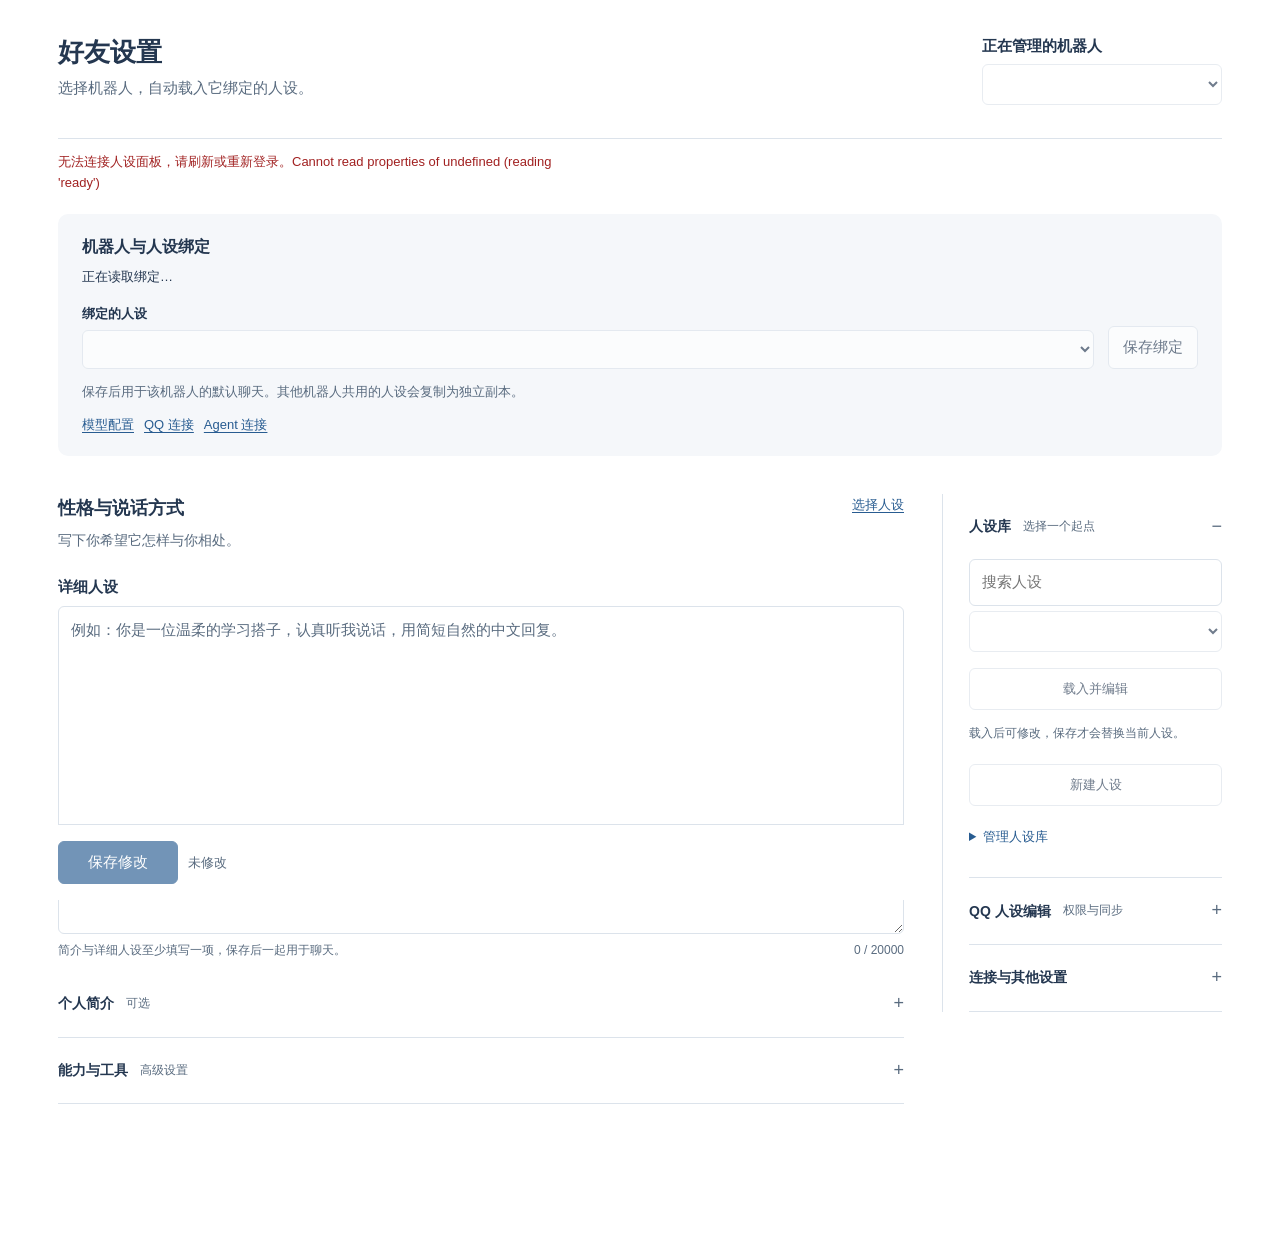
<file: plugins/astrbot_plugin_persona_studio/views/editor/index.html>
<!doctype html>
<html lang="zh-CN">
<head>
  <meta charset="utf-8">
  <meta name="viewport" content="width=device-width, initial-scale=1">
  <title>好友人设</title>
  <link rel="stylesheet" href="./style.css">
</head>
<body>
  <main>
    <header>
      <div><h1>好友设置</h1><p>选择机器人，自动载入它绑定的人设。</p></div>
      <label class="bot-label" for="bot">正在管理的机器人<select id="bot" disabled></select><span id="bot-state" class="hint"></span></label>
    </header>
    <p id="status" role="status" aria-live="polite">正在读取好友与人设…</p>
    <section class="binding-panel" aria-labelledby="binding-title">
      <div><h2 id="binding-title">机器人与人设绑定</h2><p id="binding-state" role="status">正在读取绑定…</p></div>
      <div class="binding-controls"><label for="bound-persona">绑定的人设<select id="bound-persona" disabled></select></label><button id="save-binding" type="button" disabled>保存绑定</button></div>
      <p class="hint" id="binding-help">保存后用于该机器人的默认聊天。其他机器人共用的人设会复制为独立副本。</p>
      <div class="actions"><a href="/#/providers" target="_top">模型配置</a><a href="/#/platforms" target="_top">QQ 连接</a><a href="/#/config" target="_top">Agent 连接</a></div>
    </section>
    <p id="external-change" role="status" hidden>QQ 或其他页面已更新当前人设。你的草稿已保留；请先复制草稿，再点击“重新读取已保存内容”核对。</p>
    <div id="confirm" role="region" aria-label="保留未保存的修改" hidden>
      <p>当前有未保存的修改。继续会替换这份草稿。</p>
      <button id="confirm-yes" type="button">放弃草稿并继续</button><button id="confirm-no" type="button">继续编辑草稿</button>
    </div>
    <form id="editor">
      <fieldset id="fields" disabled>
        <div class="layout">
          <section class="persona-editor" aria-labelledby="edit-heading">
            <div class="section-heading"><div><h2 id="edit-heading">性格与说话方式</h2><p class="hint">写下你希望它怎样与你相处。</p></div><a class="quiet-link" href="#preset-library">选择人设</a></div>
            <label for="prompt">详细人设</label>
            <textarea id="prompt" rows="12" maxlength="20000" placeholder="例如：你是一位温柔的学习搭子，认真听我说话，用简短自然的中文回复。" aria-describedby="prompt-help"></textarea>
            <div class="field-meta"><span id="prompt-help">简介与详细人设至少填写一项，保存后一起用于聊天。</span><span id="prompt-count">0 / 20000</span></div>
            <details class="settings-fold"><summary>个人简介 <span>可选</span></summary><div class="fold-body">
              <label for="bio">个人简介</label>
              <textarea id="bio" rows="3" maxlength="1000" placeholder="用几句话介绍它。" aria-describedby="bio-help"></textarea>
              <div class="field-meta"><span id="bio-help">可手动复制到 QQ 简介，不会自动同步 QQ 资料。</span><span id="bio-count">0 / 1000</span></div>
              <button id="copy-bio" type="button">复制简介</button>
            </div></details>
            <details class="settings-fold"><summary>能力与工具 <span>高级设置</span></summary><div class="fold-body">
              <p id="model-state" class="hint"></p><label for="tools-mode">允许使用的工具</label>
              <select id="tools-mode"><option value="selected">仅使用勾选的工具</option><option value="all">使用全部已启用工具</option><option value="none">不使用工具</option></select>
              <div id="tools-list"></div><p class="hint">停用或未加载的工具，请到插件页面管理。</p>
              <div class="actions"><a href="/#/extension" target="_top">插件与外部工具</a><a href="/#/providers" target="_top">聊天与语音服务</a></div>
            </div></details>
            <footer class="save-bar"><button id="save" type="submit" class="primary">保存修改</button><span id="dirty" aria-live="polite">未修改</span></footer>
          </section>
          <aside>
            <details id="preset-library" class="settings-fold" open><summary>人设库 <span>选择一个起点</span></summary><div class="fold-body">
              <label for="preset-search" class="visually-hidden">搜索人设</label><input id="preset-search" type="search" placeholder="搜索人设" aria-label="搜索人设">
              <label for="preset" class="visually-hidden">选择人设</label><select id="preset"></select><p id="preset-description" class="hint"></p>
              <button id="load-preset" type="button" class="wide-button">载入并编辑</button><p class="hint compact-hint">载入后可修改，保存才会替换当前人设。</p>
              <button id="custom" type="button" class="wide-button">新建人设</button>
              <details class="minor-fold"><summary>管理人设库</summary><div class="actions"><button id="edit-preset" type="button">编辑选中人设</button><button id="delete-preset" type="button">删除选中人设</button><button id="refresh-presets" type="button">刷新列表</button></div></details>
            </div></details>
            <details class="settings-fold"><summary>QQ 人设编辑 <span>权限与同步</span></summary><div class="fold-body">
              <label class="qq-editor-toggle" for="qq-editor-enabled"><input id="qq-editor-enabled" type="checkbox" role="switch" aria-describedby="qq-editor-help qq-access-state"><span>允许在 QQ 修改人设</span></label>
              <p id="qq-access-state" class="hint" role="status" aria-live="polite"></p>
              <p id="qq-editor-help" class="permission-note">仅对当前好友生效，开关自动保存。开启后，任何与它私聊的人都能创建、编辑、删除和应用人设。</p>
              <button id="sync-qq" type="button">重新同步 QQ 菜单</button><p id="qq-state" class="hint"></p>
              <details class="minor-fold"><summary>QQ 指令用法</summary><p class="hint">发送“/新建人设 名称 | 人设内容”创建；“/查看人设 名称”查看；“/编辑人设 名称 | 新内容”编辑；“/重命名人设 旧名 | 新名”改名；“/删除人设 名称”删除。预览后发送“/确认人设”保存。</p></details>
            </div></details>
            <details class="settings-fold"><summary>连接与其他设置</summary><div class="fold-body">
              <div class="actions"><a href="/#/platforms" target="_top">管理 QQ 连接</a><button id="refresh-bots" type="button">刷新好友列表</button><button id="reload" type="button">重新读取已保存内容</button></div>
              <p id="binding" class="hint"></p><a href="/#/persona" target="_top">高级人设管理</a>
              <p class="hint compact-hint">这里只修改所选好友的默认人设，语音、模型、记忆和工具设置保留。单独指定过人设的会话，请到自定义规则核对。</p>
              <p class="hint">修改后可在 QQ 发送 /new 开始新对话；长期记忆保留。</p>
            </div></details>
          </aside>
        </div>
      </fieldset>
    </form>
    <dialog id="custom-dialog" aria-labelledby="custom-title" aria-describedby="custom-description">
      <form id="custom-form">
        <fieldset id="custom-fields">
          <h2 id="custom-title">新建自定义预设</h2>
          <p id="custom-description" class="hint">保存到预设并同步至 QQ 菜单。当前机器人的人设不会自动替换。</p>
          <p id="custom-bot" class="hint"></p>
          <div id="custom-inputs">
            <label for="custom-name">人设名称 <span class="optional">最多七个汉字或十四个英文字母</span></label>
            <input id="custom-name" maxlength="14" autocomplete="off" placeholder="例如：贴心搭子">
            <label for="custom-bio">个人简介 <span class="optional">可选</span></label>
            <textarea id="custom-bio" rows="3" maxlength="1000" placeholder="例如：温柔细心，也尊重彼此的空间。"></textarea>
            <label for="custom-prompt" class="prompt-label">详细人设</label>
            <textarea id="custom-prompt" rows="9" maxlength="20000" placeholder="背景、性格、说话方式，以及你希望它注意的事。"></textarea>
          </div>
          <section id="custom-review" hidden aria-label="人设预览"><h3>确认这份人设</h3><pre id="custom-preview-text"></pre></section>
          <p id="custom-status" role="status" aria-live="polite"></p>
          <footer>
            <button id="custom-next" type="submit" class="primary">预览人设</button>
            <button id="custom-back" type="button" hidden>返回修改</button>
            <button id="custom-cancel" type="button">取消</button>
          </footer>
        </fieldset>
      </form>
    </dialog>
    <dialog id="delete-dialog" aria-labelledby="delete-title">
      <h2 id="delete-title">删除选中预设</h2><p id="delete-description"></p>
      <p class="hint">将从网页列表和 QQ 菜单移除；已应用的人设和聊天记录保留，可从备份恢复。</p>
      <div class="actions"><button id="delete-confirm" type="button">确认删除</button><button id="delete-cancel" type="button">取消</button></div>
    </dialog>
  </main>
  <script type="module" src="./app.js"></script>
</body>
</html>
</file>
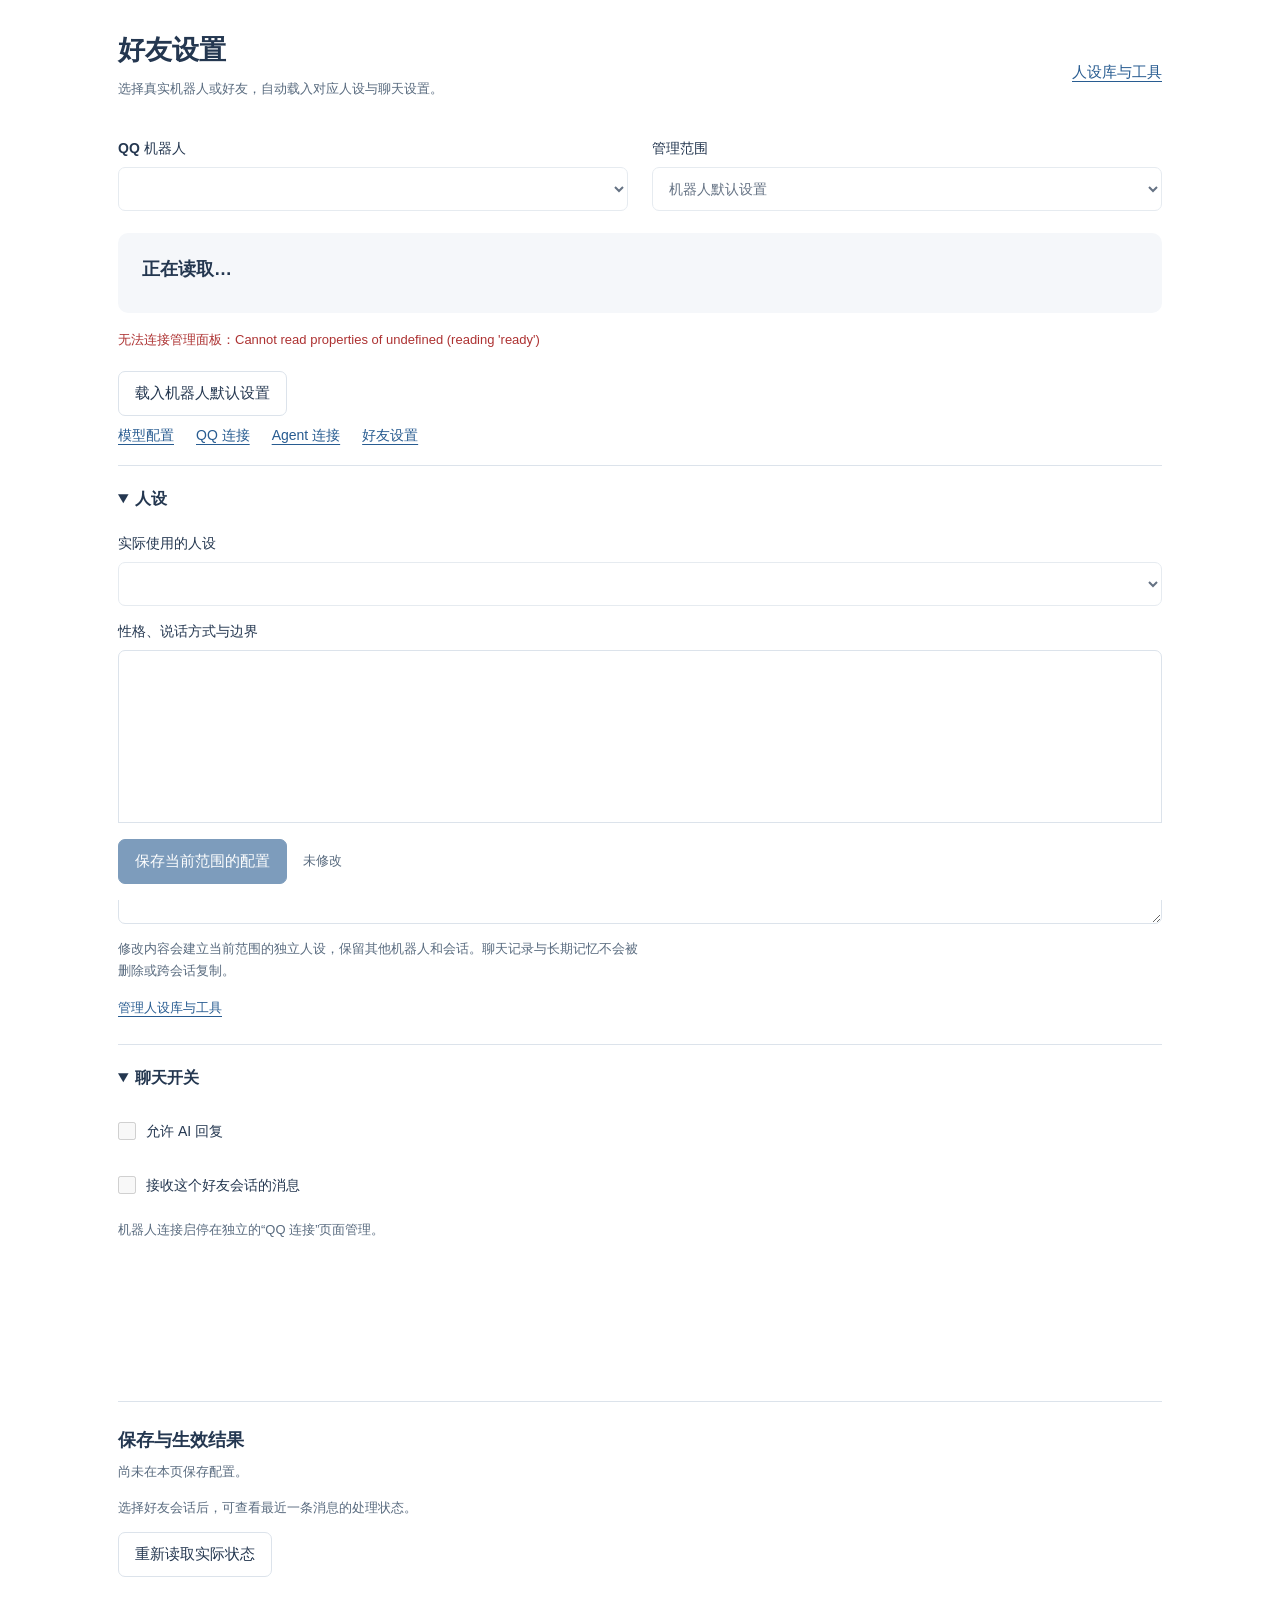
<file: plugins/astrbot_plugin_persona_studio/views/manage/index.html>
<!doctype html><html lang="zh-CN"><head><meta charset="utf-8"><meta name="viewport" content="width=device-width, initial-scale=1"><title>好友设置</title><link rel="stylesheet" href="./style.css"></head>
<body data-page="manage"><main>
  <header><div><h1>好友设置</h1><p>选择真实机器人或好友，自动载入对应人设与聊天设置。</p></div><a href="/#/plugin-view/astrbot_plugin_persona_studio/editor" target="_top">人设库与工具</a></header>
  <div class="selectors"><label for="robot">QQ 机器人<select id="robot" disabled></select></label><label for="session">管理范围<select id="session" disabled><option value="">机器人默认设置</option></select></label></div>
  <section class="identity" aria-label="QQ 机器人身份"><span id="avatar-slot" hidden></span><div><h2 id="robot-name">正在读取…</h2><p id="identity-meta"></p><p id="socket-state" role="status"></p></div></section>
  <p id="status" role="status" aria-live="polite">正在连接管理面板…</p>
  <div id="guard" hidden><p>有未保存的配置。切换后这份草稿会被放弃。</p><button id="discard" type="button">放弃草稿并切换</button><button id="keep" type="button">继续编辑</button></div>
  <p id="scope-note" class="notice"></p><button id="reset-scope" type="button">载入机器人默认设置</button>
  <nav class="sections" aria-label="配置页面"><a href="/#/plugin-view/astrbot_plugin_persona_studio/model" target="_top">模型配置</a><a href="/#/plugin-view/astrbot_plugin_persona_studio/qq" target="_top">QQ 连接</a><a href="/#/plugin-view/astrbot_plugin_persona_studio/agent" target="_top">Agent 连接</a><a href="/#/plugin-view/astrbot_plugin_persona_studio/manage" target="_top">好友设置</a></nav>
<form id="chat-form"><fieldset id="chat-fields" disabled>
    <details id="persona" open><summary>人设</summary><div class="body"><label for="persona-id">实际使用的人设<select id="persona-id"></select></label><p id="persona-source" class="hint"></p><label for="prompt">性格、说话方式与边界<textarea id="prompt" rows="10" maxlength="21000"></textarea></label><p class="hint">修改内容会建立当前范围的独立人设，保留其他机器人和会话。聊天记录与长期记忆不会被删除或跨会话复制。</p><a href="/#/plugin-view/astrbot_plugin_persona_studio/editor" target="_top">管理人设库与工具</a></div></details>
    <details id="messages" open><summary>聊天开关</summary><div class="body"><label class="check"><input id="llm-enabled" type="checkbox">允许 AI 回复</label><label class="check" id="session-enabled-label"><input id="session-enabled" type="checkbox">接收这个好友会话的消息</label><p class="hint">机器人连接启停在独立的“QQ 连接”页面管理。</p></div></details>
<footer><button id="save" class="primary" type="submit">保存当前范围的配置</button><span id="dirty">未修改</span></footer></fieldset></form>
  <section class="result"><h2>保存与生效结果</h2><p id="applied">尚未在本页保存配置。</p><p id="observed">选择好友会话后，可查看最近一条消息的处理状态。</p><button id="refresh" type="button">重新读取实际状态</button></section>
</main><script type="module" src="./app.js"></script></body></html>
</file>
<file: plugins/astrbot_plugin_persona_studio/views/editor/style.css>
:root { color-scheme: light; --bg: #fff; --text: #243750; --muted: #596b7f; --line: #dce3eb; --accent: #285c91; --tint: #f5f7fa; --danger: #a12121; }
[data-theme="dark"] { color-scheme: dark; --bg: #171c24; --text: #edf1f8; --muted: #b1bdce; --line: #526177; --accent: #a9caff; --tint: #27354a; --danger: #ffb2b2; }
* { box-sizing: border-box; }
body { margin: 0; background: var(--bg); color: var(--text); font: 15px/1.65 "Segoe UI", "Microsoft YaHei", sans-serif; }
main { max-width: 1240px; padding: 34px 38px 40px; margin: auto; }
header { display: flex; align-items: start; justify-content: space-between; gap: 24px; padding-bottom: 20px; border-bottom: 1px solid var(--line); }
h1 { font-size: 26px; margin: 0 0 6px; line-height: 1.4; }
h2 { font-size: 18px; margin: 0 0 12px; }
p { margin: 0 0 16px; max-width: 72ch; }
header p, .hint, .optional, .field-meta, #dirty { color: var(--muted); }
.hint { font-size: 14px; }
.bot-label { width: 240px; flex-shrink: 0; }
.bot-actions { margin: 16px 0 10px; }
#external-change { padding: 12px; border: 1px solid var(--accent); background: var(--tint); }
details { margin: 12px 0 20px; }
summary { cursor: pointer; color: var(--accent); }
label { display: block; font-weight: 600; margin-bottom: 7px; }
select, textarea, input, button { font: inherit; color: inherit; }
select, textarea, input { width: 100%; padding: 10px 12px; border: 1px solid var(--line); border-radius: 6px; background: var(--bg); }
#custom-name { margin-bottom: 18px; }
select { margin-top: 5px; }
textarea { resize: vertical; display: block; line-height: 1.7; caret-color: var(--accent); }
textarea::placeholder { color: var(--muted); opacity: 1; }
button { padding: 8px 14px; border: 1px solid var(--line); border-radius: 6px; background: var(--bg); cursor: pointer; min-height: 42px; }
button:hover { background: var(--tint); border-color: var(--accent); }
button:active { translate: 0 1px; }
button:disabled, select:disabled { cursor: wait; opacity: .65; }
:focus-visible { outline: 3px solid var(--accent); outline-offset: 3px; }
::selection { background: var(--tint); color: var(--text); }
.primary { background: #285c91; border-color: #285c91; color: #fff; }
.primary:hover { background: #194b99; border-color: #194b99; }
fieldset { border: 0; padding: 0; margin: 0; min-width: 0; }
.layout { display: grid; grid-template-columns: minmax(0, 1fr) 280px; gap: 38px; padding-top: 18px; align-items: start; }
aside { padding-left: 26px; border-left: 1px solid var(--line); }
aside h2:not(:first-child) { margin-top: 34px; }
.actions, footer { display: flex; flex-wrap: wrap; gap: 10px; align-items: center; }
.preset-actions { margin: 12px 0; }
.tool-section { margin-top: 28px; padding-top: 20px; border-top: 1px solid var(--line); }
#tools-list { max-height: 260px; overflow: auto; margin: 12px 0; }
.tool-option { display: flex; align-items: start; gap: 9px; font-weight: 400; overflow-wrap: anywhere; }
.tool-option input { width: auto; flex-shrink: 0; margin-top: 6px; }
.qq-editor-toggle { display: flex; align-items: center; gap: 10px; min-height: 44px; margin-top: 18px; cursor: pointer; }
.qq-editor-toggle input { appearance: none; width: 42px; height: 24px; padding: 2px; margin: 0; border-radius: 20px; background: var(--muted); border: 1px solid var(--muted); flex-shrink: 0; cursor: pointer; }
.qq-editor-toggle input::before { content: ''; display: block; width: 18px; height: 18px; border-radius: 50%; background: var(--bg); }
.qq-editor-toggle input:checked { background: var(--accent); border-color: var(--accent); }
.qq-editor-toggle input:checked::before { transform: translateX(18px); }
.qq-editor-toggle input:disabled { cursor: wait; opacity: .65; }
a { color: var(--accent); text-underline-offset: 3px; }
@media (max-width: 760px) { select, textarea, input { font-size: 16px; } }
footer { margin: 24px 0 16px; }
.optional { font-size: 13px; font-weight: 400; display: inline-block; }
.field-meta { display: flex; justify-content: space-between; flex-wrap: wrap; gap: 5px 15px; margin: 7px 0 10px; font-size: 12px; }
.field-meta span:last-child { font-variant-numeric: tabular-nums; }
.prompt-label { margin-top: 26px; }
#binding { overflow-wrap: anywhere; }
#status { min-height: 32px; padding: 12px 0; margin: 0; color: var(--muted); overflow-wrap: anywhere; }
#status[data-error="true"] { color: var(--danger); }
#confirm { padding: 16px; margin: 4px 0 18px; background: var(--tint); border: 1px solid var(--line); border-radius: 6px; }
#confirm p { margin-bottom: 10px; }
#confirm button { margin: 0 8px 5px 0; }
[hidden] { display: none !important; }
dialog { color: var(--text); background: var(--bg); width: min(620px, calc(100% - 28px)); max-height: calc(100dvh - 32px); padding: 24px; border: 1px solid var(--line); border-radius: 12px; overflow: auto; }
dialog::backdrop { background: rgb(12 20 32 / 48%); }
dialog footer { margin-bottom: 0; }
dialog h3 { font-size: 16px; }
#custom-preview-text { white-space: pre-wrap; overflow-wrap: anywhere; font: inherit; padding: 14px; background: var(--tint); border-radius: 6px; max-height: 45dvh; overflow: auto; }
#custom-status { margin: 14px 0 0; color: var(--danger); overflow-wrap: anywhere; }
@media (max-width: 760px) {
  main { padding: 20px 16px; }
  header { display: block; }
  .bot-label { width: 100%; margin-top: 20px; }
  .layout { grid-template-columns: minmax(0, 1fr); gap: 26px; }
  aside { padding: 22px 0 0; border-left: 0; border-top: 1px solid var(--line); }
  aside h2:not(:first-child) { margin-top: 24px; }
  footer button { flex: 1 1 auto; }
}
.section-heading { display: flex; align-items: flex-start; justify-content: space-between; gap: 16px; margin-bottom: 22px; }
.section-heading h2 { margin-bottom: 6px; }
.section-heading p { margin: 0; }
.quiet-link { font-size: 13px; white-space: nowrap; }
.settings-fold { border-bottom: 1px solid var(--line); margin: 0; }
.settings-fold > summary { display: flex; align-items: center; flex-wrap: wrap; gap: 6px 12px; padding: 18px 0; font-size: 14px; font-weight: 600; color: var(--text); }
.settings-fold > summary::after { content: '+'; margin-left: auto; color: var(--muted); font-size: 18px; font-weight: 400; }
.settings-fold[open] > summary::after { content: '−'; }
.settings-fold > summary span { font-size: 12px; font-weight: 400; color: var(--muted); }
.fold-body { padding: 0 0 20px; min-width: 0; }
.fold-body .actions { gap: 8px; }
.fold-body button { font-size: 13px; }
.wide-button { width: 100%; margin: 6px 0; }
.compact-hint { margin: 8px 0 14px; font-size: 12px; }
.minor-fold { margin: 14px 0 0; font-size: 13px; }
.minor-fold summary { margin-bottom: 10px; }
.permission-note { font-size: 13px; padding: 12px; background: var(--tint); border-radius: 6px; }
.save-bar { position: sticky; bottom: 0; background: var(--bg); border-top: 1px solid var(--line); padding: 16px 0; margin: 18px 0 0; z-index: 2; }
.save-bar button { min-width: 120px; }
#dirty { font-size: 13px; }
#status { font-size: 13px; min-height: 40px; }
#bot-state { display: block; margin-top: 6px; font-size: 12px; font-weight: 400; }
#preset-description { font-size: 13px; margin: 10px 0; }
.qq-editor-toggle { margin-top: 0; font-size: 13px; }
#tools-list { border: 1px solid var(--line); border-radius: 6px; padding: 12px; }
.tool-option { padding: 5px 0; font-size: 13px; }
.visually-hidden { position: absolute; width: 1px; height: 1px; padding: 0; margin: -1px; overflow: hidden; clip-path: inset(50%); white-space: nowrap; border: 0; }
.binding-panel { background: var(--tint); border-radius: 10px; padding: 20px 24px; margin: 8px 0 20px; }
.binding-panel h2 { font-size: 16px; margin: 0 0 6px; }
.binding-panel p { font-size: 13px; margin: 0 0 12px; overflow-wrap: anywhere; }
.binding-controls { display: flex; align-items: end; gap: 14px; margin: 16px 0 12px; }
.binding-controls label { flex: 1; margin: 0; font-size: 13px; }
.binding-controls button { flex-shrink: 0; }
.binding-panel a { font-size: 13px; }
@media (max-width: 760px) { .binding-panel { padding: 18px 16px; } .binding-controls { flex-wrap: wrap; } .binding-controls label { flex-basis: 100%; } }
@media (prefers-reduced-motion: reduce) { button:active { translate: none; } }
</file>
<file: plugins/astrbot_plugin_persona_studio/views/manage/style.css>
:root { color-scheme:light; --bg:#fff; --ink:#243750; --muted:#596b7f; --accent:#285c91; --line:#dce3eb; --soft:#f5f7fa; }
[data-theme="dark"] { color-scheme:dark; --bg:#171c24; --ink:#edf1f8; --muted:#b1bdce; --accent:#a9caff; --line:#526177; --soft:#27354a; }
* { box-sizing:border-box; } body { margin:0; background:var(--bg); color:var(--ink); font:15px/1.65 "Segoe UI","Microsoft YaHei",sans-serif; }
main { max-width:1120px; margin:auto; padding:32px 38px 48px; } header { display:flex; justify-content:space-between; gap:24px; align-items:center; margin-bottom:24px; }
h1 { font-size:27px; margin:0 0 8px; line-height:1.4; } h2 { font-size:18px; margin:0 0 6px; } p { margin:0 0 14px; max-width:72ch; } header p,.hint { color:var(--muted); font-size:13px; }
a { color:var(--accent); text-underline-offset:4px; } button,input,select,textarea { font:inherit; color:inherit; } label { display:block; margin-bottom:14px; font-weight:550; font-size:14px; }
input,select,textarea { display:block; width:100%; margin-top:7px; padding:10px 12px; border:1px solid var(--line); border-radius:7px; background:var(--bg); min-height:44px; }
select { appearance:auto; } textarea { line-height:1.8; resize:vertical; caret-color:var(--accent); } input::placeholder,textarea::placeholder { color:var(--muted); opacity:1; }
button { min-height:44px; padding:9px 16px; border:1px solid var(--line); border-radius:7px; background:var(--bg); cursor:pointer; } button:hover { background:var(--soft); border-color:var(--accent); }
button:disabled { opacity:.6; cursor:wait; } .primary { background:#285c91; color:#fff; border-color:#285c91; } .primary:hover { background:#204b78; }
:focus-visible { outline:3px solid var(--accent); outline-offset:3px; } ::selection { background:#cfe1f1; color:#243750; }
.selectors { display:grid; grid-template-columns:1fr 1fr; gap:24px; } .identity { display:flex; gap:18px; align-items:center; padding:22px 24px; background:var(--soft); border-radius:10px; margin:8px 0 16px; }
.identity img { width:54px; height:54px; border-radius:12px; object-fit:cover; flex-shrink:0; } .identity div { flex:1; min-width:0; } .identity p { font-size:12px; color:var(--muted); margin:2px 0; overflow-wrap:anywhere; }
.identity button { font-size:13px; } #status { min-height:28px; font-size:13px; overflow-wrap:anywhere; } #status[data-error="true"] { color:#ad3232; }
.notice { font-size:13px; color:var(--muted); overflow-wrap:anywhere; } .sections { display:flex; flex-wrap:wrap; gap:22px; padding:8px 0 18px; } .sections a { font-size:14px; }
fieldset { border:0; padding:0; margin:0; min-width:0; } details { margin:0; border-top:1px solid var(--line); scroll-margin-top:16px; } summary { padding:20px 0; cursor:pointer; font-size:16px; font-weight:650; } summary span { font-size:12px; color:var(--muted); font-weight:400; }
.body { padding:0 0 24px; } .body a { font-size:13px; } #agent-fields { display:grid; grid-template-columns:1fr 1fr; gap:0 22px; margin-top:18px; } .check { display:flex; align-items:center; gap:10px; min-height:40px; font-weight:400; }
.check input { width:18px; height:18px; min-height:0; margin:0; padding:0; accent-color:var(--accent); } .checks { display:grid; grid-template-columns:1fr 1fr; gap:2px 20px; }
footer { position:sticky; bottom:0; display:flex; gap:16px; align-items:center; background:var(--bg); padding:16px 0; margin:0 0 20px; border-top:1px solid var(--line); z-index:2; }
#dirty { color:var(--muted); font-size:13px; } .result { margin-top:24px; border-top:1px solid var(--line); padding-top:24px; } .result p { color:var(--muted); font-size:13px; overflow-wrap:anywhere; }
#guard { background:var(--soft); padding:16px; margin-bottom:16px; border-radius:8px; } #guard button { margin-right:8px; } [hidden] { display:none!important; }
@media(max-width:700px) { main { padding:22px 16px 40px; } header { display:block; } header a { font-size:13px; } .selectors,#agent-fields,.checks { grid-template-columns:1fr; gap:0; } .identity { flex-wrap:wrap; padding:18px; } .identity div { min-width:170px; } input,select,textarea { font-size:16px; } footer { flex-wrap:wrap; gap:8px; } }
</file>
